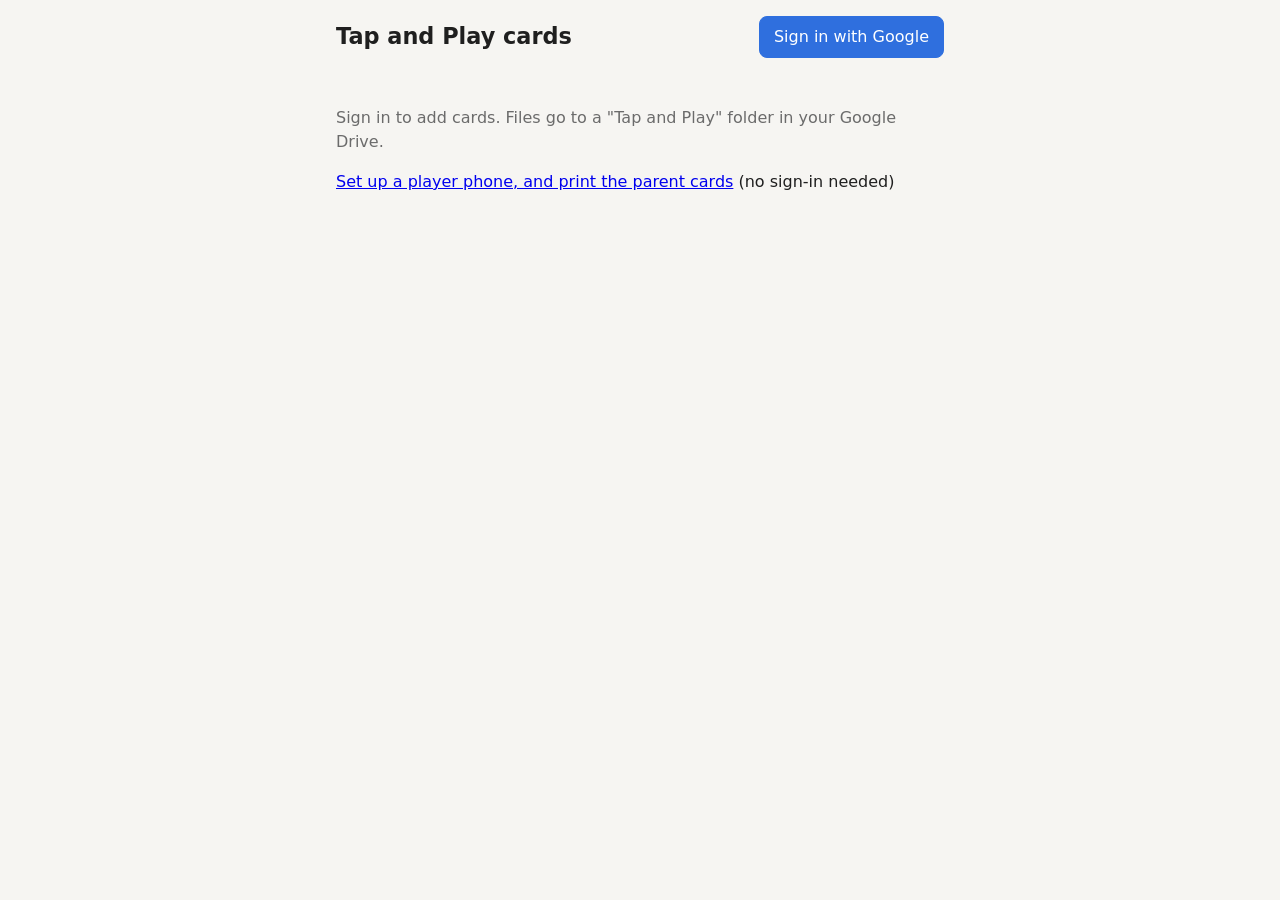
<file: manager/index.html>
<!doctype html>
<html lang="en">
<head>
  <meta charset="utf-8">
  <meta name="viewport" content="width=device-width, initial-scale=1">
  <title>Card Manager</title>
  <link rel="stylesheet" href="style.css">
</head>
<body>
  <header>
    <h1>Tap and Play cards</h1>
    <div id="account">
      <button id="signin" type="button">Sign in with Google</button>
      <button id="signout" type="button" class="link" hidden>Sign out</button>
    </div>
  </header>

  <main>
    <section id="new-card" class="card" hidden>
      <h2>New card</h2>
      <form id="card-form">
        <label>Name
          <input id="name" required maxlength="80" placeholder="e.g. Baby Shark">
        </label>

        <fieldset>
          <legend>Type</legend>
          <label class="inline"><input type="radio" name="type" value="audio" checked> Song</label>
          <label class="inline"><input type="radio" name="type" value="video"> Video</label>
          <label class="inline"><input type="radio" name="type" value="word"> Word card (for games)</label>
        </fieldset>

        <div data-for="audio">
          <label>Song (audio file)
            <input id="audio-file" type="file" accept="audio/*">
          </label>
        </div>
        <div data-for="video" hidden>
          <label>Video file
            <input id="video-file" type="file" accept="video/*">
          </label>
        </div>
        <div data-for="word" hidden>
          <p class="hint">
            Tapped on its own, a word card shows its picture and says the words. It is also what the games use.
            The phone speaks the text, so there is nothing to record.
          </p>
          <label>English word
            <input id="word-en" maxlength="60" placeholder="e.g. dog" autocapitalize="none">
          </label>
          <label>Hebrew word
            <input id="word-he" maxlength="60" dir="auto" lang="he" placeholder="למשל כלב">
          </label>
          <label>Hebrew word inside a question (optional)
            <input id="word-he-ask" maxlength="60" dir="auto" lang="he" placeholder="למשל הכלב">
          </label>
          <p class="hint">
            For "Where is the dog?" in Hebrew the word often needs a different form (איפה <em>הכלב</em>?).
            Leave it empty to use the Hebrew word as is. You can add vowel marks (כֶּלֶב) if the voice mispronounces it.
          </p>
        </div>
        <label>Picture (optional for songs and videos, printed on the card)
          <input id="image-file" type="file" accept="image/*">
        </label>

        <button id="create" type="submit">Create card</button>
      </form>
      <div id="progress" hidden>
        <p id="progress-text"></p>
        <progress id="progress-bar" max="1" value="0"></progress>
      </div>
      <p id="error" class="error" hidden></p>
    </section>

    <section id="new-game" class="card" hidden>
      <h2>New game</h2>
      <p class="hint">
        <strong>Find the card:</strong> the phone asks "Where is the dog?" and she taps the dog card. Lay out the cards of
        the game in front of her (2 to 4 is plenty), tick the same ones here, and tap the game card to start.
      </p>
      <form id="game-form">
        <label>Name
          <input id="game-name" required maxlength="80" placeholder="e.g. Animals (English)">
        </label>
        <label>Language
          <select id="game-lang">
            <option value="en">English: asks and says the words in English</option>
            <option value="he">Hebrew: asks and says the words in Hebrew</option>
            <option value="he>en">Hebrew to English: asks in Hebrew, then says the English word</option>
          </select>
        </label>
        <label>Rounds (optional)
          <input id="game-rounds" type="number" min="1" max="50" placeholder="5">
        </label>
        <fieldset>
          <legend>Cards in the game</legend>
          <ul id="game-deck" class="deck"></ul>
          <p id="game-deck-empty" class="hint" hidden></p>
        </fieldset>
        <label>Picture (optional, printed on the game card)
          <input id="game-image" type="file" accept="image/*">
        </label>
        <button id="create-game" type="submit">Create game card</button>
      </form>
      <div id="game-progress" hidden>
        <p id="game-progress-text"></p>
        <progress id="game-progress-bar" max="1" value="0"></progress>
      </div>
      <p id="game-error" class="error" hidden></p>
    </section>

    <section id="cards-section" class="card" hidden>
      <h2>Cards</h2>
      <p id="nfc-hint" class="hint" hidden>
        To write a sticker, open this page in Chrome on an Android phone with NFC.
      </p>
      <ul id="cards"></ul>
      <p id="no-cards" class="hint" hidden>No cards yet.</p>

      <div id="print-panel" hidden>
        <h3>Print cards</h3>
        <p class="hint">
          Tick the cards to print, 6 per A4 sheet. The PDF has two pages per sheet: pictures, then QR codes.
          Print it double-sided, <strong>flip on long edge</strong>, at <strong>Actual size / 100%</strong>
          (not "Fit to page"). Cut along the marks.
        </p>
        <details>
          <summary>Back side doesn't line up?</summary>
          <p class="hint">
            Some printers shift the second side a little. Print one sheet, hold it up to a light and measure how far
            each QR code should move, looking at the QR side. Enter that here (negative for left / up); it is remembered.
          </p>
          <label class="inline">Move right (mm) <input id="offset-x" type="number" step="0.5" value="0"></label>
          <label class="inline">Move down (mm) <input id="offset-y" type="number" step="0.5" value="0"></label>
        </details>
        <div class="print-actions">
          <button id="print" type="button" disabled>Make PDF</button>
          <span id="print-status" class="hint">No cards selected.</span>
        </div>
      </div>
    </section>

    <p id="signed-out" class="hint">Sign in to add cards. Files go to a "Tap and Play" folder in your Google Drive.</p>
    <p><a href="setup.html">Set up a player phone, and print the parent cards</a> (no sign-in needed)</p>
  </main>

  <dialog id="qr-dialog">
    <h2 id="qr-name"></h2>
    <div id="qr-image"></div>
    <p class="hint">Switch the player to QR codes first (companion app, Parent tools), then hold this up to its camera. It works the same as tapping the sticker.</p>
    <a id="qr-link" target="_blank" rel="noopener"></a>
    <button id="qr-close" type="button">Close</button>
  </dialog>

  <template id="card-row">
    <li>
      <label class="row-main">
        <input type="checkbox" class="row-select">
        <strong class="row-name"></strong>
        <span class="row-type"></span>
      </label>
      <div class="row-actions">
        <button type="button" class="write-nfc">Write to sticker</button>
        <button type="button" class="show-qr secondary">QR code</button>
        <button type="button" class="copy-link secondary">Copy link</button>
        <a class="open-folder" target="_blank" rel="noopener">Folder</a>
        <button type="button" class="remove-card secondary danger">Remove</button>
      </div>
    </li>
  </template>

  <script src="config.js"></script>
  <script src="drive.js"></script>
  <script src="vendor/qrcode.js"></script>
  <script src="print.js"></script>
  <script src="app.js"></script>
  <script src="https://accounts.google.com/gsi/client" async onload="onGoogleLoaded()"></script>
</body>
</html>
</file>
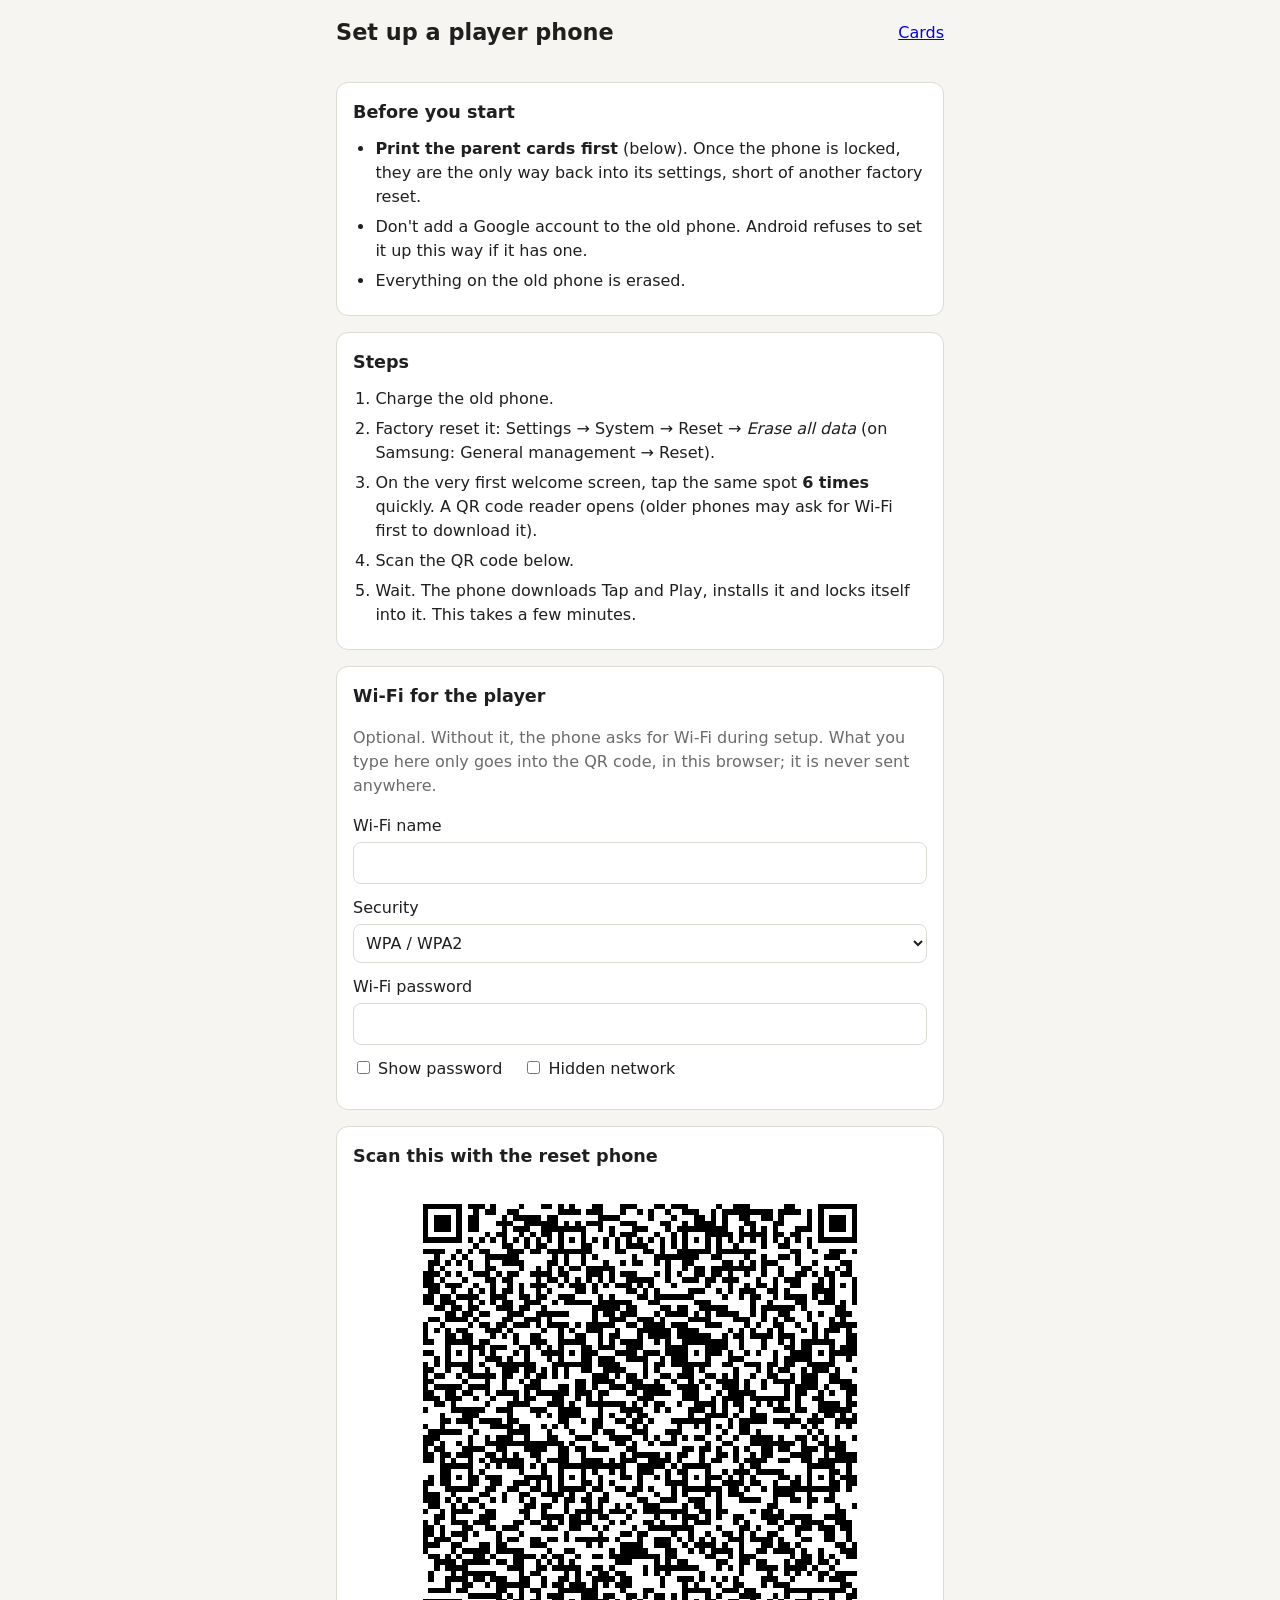
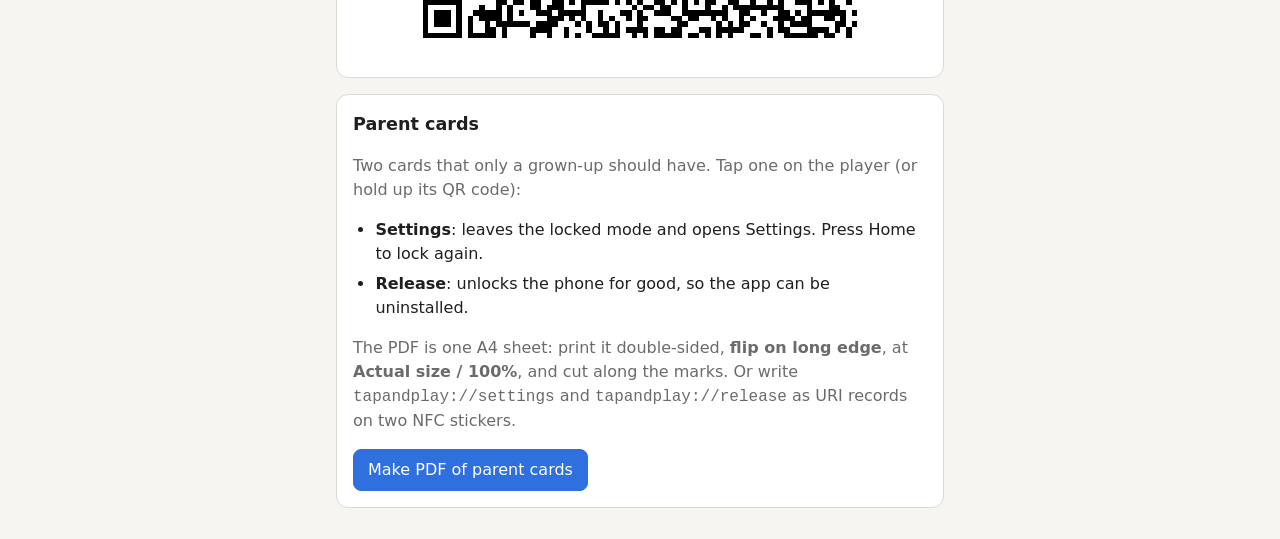
<file: manager/setup.html>
<!doctype html>
<html lang="en">
<head>
  <meta charset="utf-8">
  <meta name="viewport" content="width=device-width, initial-scale=1">
  <title>Player Setup</title>
  <link rel="stylesheet" href="style.css">
</head>
<body>
  <header>
    <h1>Set up a player phone</h1>
    <a href="./">Cards</a>
  </header>

  <main>
    <section class="card">
      <h2>Before you start</h2>
      <ul class="setup-notes">
        <li>
          <strong>Print the parent cards first</strong> (below). Once the phone is locked, they are the only way back
          into its settings, short of another factory reset.
        </li>
        <li>Don't add a Google account to the old phone. Android refuses to set it up this way if it has one.</li>
        <li>Everything on the old phone is erased.</li>
      </ul>
    </section>

    <section class="card">
      <h2>Steps</h2>
      <ol class="setup-steps">
        <li>Charge the old phone.</li>
        <li>
          Factory reset it: Settings → System → Reset → <em>Erase all data</em>
          (on Samsung: General management → Reset).
        </li>
        <li>
          On the very first welcome screen, tap the same spot <strong>6 times</strong> quickly. A QR code reader opens
          (older phones may ask for Wi-Fi first to download it).
        </li>
        <li>Scan the QR code below.</li>
        <li>Wait. The phone downloads Tap and Play, installs it and locks itself into it. This takes a few minutes.</li>
      </ol>
    </section>

    <section class="card">
      <h2>Wi-Fi for the player</h2>
      <p class="hint">
        Optional. Without it, the phone asks for Wi-Fi during setup. What you type here only goes into the QR code,
        in this browser; it is never sent anywhere.
      </p>
      <form id="wifi-form" autocomplete="off">
        <label>Wi-Fi name
          <input id="ssid" maxlength="32" autocapitalize="off" spellcheck="false">
        </label>
        <label>Security
          <select id="security">
            <option value="WPA">WPA / WPA2</option>
            <option value="WEP">WEP</option>
            <option value="NONE">Open (no password)</option>
          </select>
        </label>
        <label id="password-label">Wi-Fi password
          <input id="password" type="password" maxlength="63" autocomplete="off">
        </label>
        <label class="inline"><input id="show-password" type="checkbox"> Show password</label>
        <label class="inline"><input id="hidden" type="checkbox"> Hidden network</label>
      </form>
    </section>

    <section class="card">
      <h2>Scan this with the reset phone</h2>
      <p id="not-configured" class="error" hidden>
        The setup QR code isn't available yet: the app's signing key hasn't been published here
        (<code>releaseSignatureChecksum</code> in <code>config.js</code>). Ask the maintainer, or use the
        <em>Setup</em> tab of the companion app.
      </p>
      <div id="setup-qr"></div>
    </section>

    <section class="card">
      <h2>Parent cards</h2>
      <p class="hint">
        Two cards that only a grown-up should have. Tap one on the player (or hold up its QR code):
      </p>
      <ul class="setup-notes">
        <li><strong>Settings</strong>: leaves the locked mode and opens Settings. Press Home to lock again.</li>
        <li><strong>Release</strong>: unlocks the phone for good, so the app can be uninstalled.</li>
      </ul>
      <p class="hint">
        The PDF is one A4 sheet: print it double-sided, <strong>flip on long edge</strong>, at
        <strong>Actual size / 100%</strong>, and cut along the marks. Or write <code>tapandplay://settings</code> and
        <code>tapandplay://release</code> as URI records on two NFC stickers.
      </p>
      <div class="print-actions">
        <button id="print-parent" type="button">Make PDF of parent cards</button>
        <span id="print-status" class="hint"></span>
      </div>
    </section>
  </main>

  <script src="config.js"></script>
  <script src="vendor/qrcode.js"></script>
  <script src="print.js"></script>
  <script src="setup.js"></script>
</body>
</html>
</file>
<file: manager/style.css>
:root {
  --bg: #f6f5f2;
  --surface: #ffffff;
  --text: #1f1f1f;
  --muted: #6b6b6b;
  --accent: #2f6fde;
  --border: #dddad3;
  --error: #b3261e;
  color-scheme: light dark;
}

@media (prefers-color-scheme: dark) {
  :root {
    --bg: #161616;
    --surface: #222222;
    --text: #ececec;
    --muted: #a0a0a0;
    --accent: #7aa7ff;
    --border: #3a3a3a;
    --error: #ff8a80;
  }
}

* { box-sizing: border-box; }
[hidden] { display: none !important; }

body {
  margin: 0;
  background: var(--bg);
  color: var(--text);
  font: 16px/1.5 system-ui, -apple-system, "Segoe UI", Roboto, sans-serif;
}

header, main {
  max-width: 640px;
  margin: 0 auto;
  padding: 16px;
}

header {
  display: flex;
  align-items: center;
  justify-content: space-between;
  gap: 12px;
  flex-wrap: wrap;
}

h1 { font-size: 1.4rem; margin: 0; }
h2 { font-size: 1.1rem; margin: 0 0 12px; }
h3 { font-size: 1rem; margin: 0 0 8px; }

.card {
  background: var(--surface);
  border: 1px solid var(--border);
  border-radius: 12px;
  padding: 16px;
  margin-bottom: 16px;
}

label { display: block; margin-bottom: 12px; }
label.inline { display: inline-block; margin-right: 16px; }
input[type="file"], input:not([type]), input[type="password"], select { display: block; width: 100%; margin-top: 4px; }
input[type="number"] { width: 5em; margin-left: 4px; }
input:not([type]), input[type="number"], input[type="password"], select {
  padding: 8px;
  border: 1px solid var(--border);
  border-radius: 8px;
  background: transparent;
  color: inherit;
  font: inherit;
}

fieldset { border: 0; padding: 0; margin: 0 0 12px; }
legend { padding: 0; margin-bottom: 4px; }

button, .open-folder {
  font: inherit;
  padding: 8px 14px;
  border-radius: 8px;
  border: 1px solid var(--accent);
  background: var(--accent);
  color: #fff;
  cursor: pointer;
  text-decoration: none;
}
button.secondary, .open-folder { background: transparent; color: var(--accent); }
button.secondary.danger { color: var(--error); }
button.link { background: none; border: 0; color: var(--accent); padding: 0; }
button:disabled { opacity: 0.5; cursor: default; }

progress { width: 100%; }
.hint { color: var(--muted); }
.error { color: var(--error); white-space: pre-wrap; }

#cards { list-style: none; padding: 0; margin: 0; }
#cards li {
  display: flex;
  justify-content: space-between;
  align-items: center;
  gap: 8px;
  flex-wrap: wrap;
  padding: 10px 0;
  border-top: 1px solid var(--border);
}
#cards li:first-child { border-top: 0; }
.row-type { color: var(--muted); margin-left: 6px; }
.row-actions { display: flex; gap: 6px; flex-wrap: wrap; }
.row-actions > * { padding: 6px 10px; font-size: 0.9rem; }
.row-main { margin: 0; cursor: pointer; }
.row-select { margin: 0 8px 0 0; }
.deck { list-style: none; padding: 0; margin: 0 0 8px; }
.deck label { margin-bottom: 6px; }

#print-panel { border-top: 1px solid var(--border); margin-top: 12px; padding-top: 12px; }
#print-panel details { margin-bottom: 12px; }
#print-panel summary { cursor: pointer; color: var(--accent); }
.print-actions { display: flex; align-items: center; gap: 12px; flex-wrap: wrap; }

#qr-dialog {
  width: min(92vw, 480px);
  padding: 20px;
  border: 1px solid var(--border);
  border-radius: 12px;
  background: var(--surface);
  color: var(--text);
  text-align: center;
}
#qr-dialog::backdrop { background: rgba(0, 0, 0, 0.6); }
#qr-image svg { display: block; width: 100%; height: auto; max-height: 70vh; border-radius: 8px; }
#qr-link { display: block; margin-bottom: 16px; font-size: 0.8rem; word-break: break-all; color: var(--accent); }

/* setup.html */
.setup-steps, .setup-notes { margin: 0; padding-left: 1.4em; }
.setup-steps li, .setup-notes li { margin-bottom: 6px; }
select { background: var(--surface); }
#setup-qr svg { display: block; width: 100%; max-width: 480px; height: auto; margin: 0 auto; }
</file>
